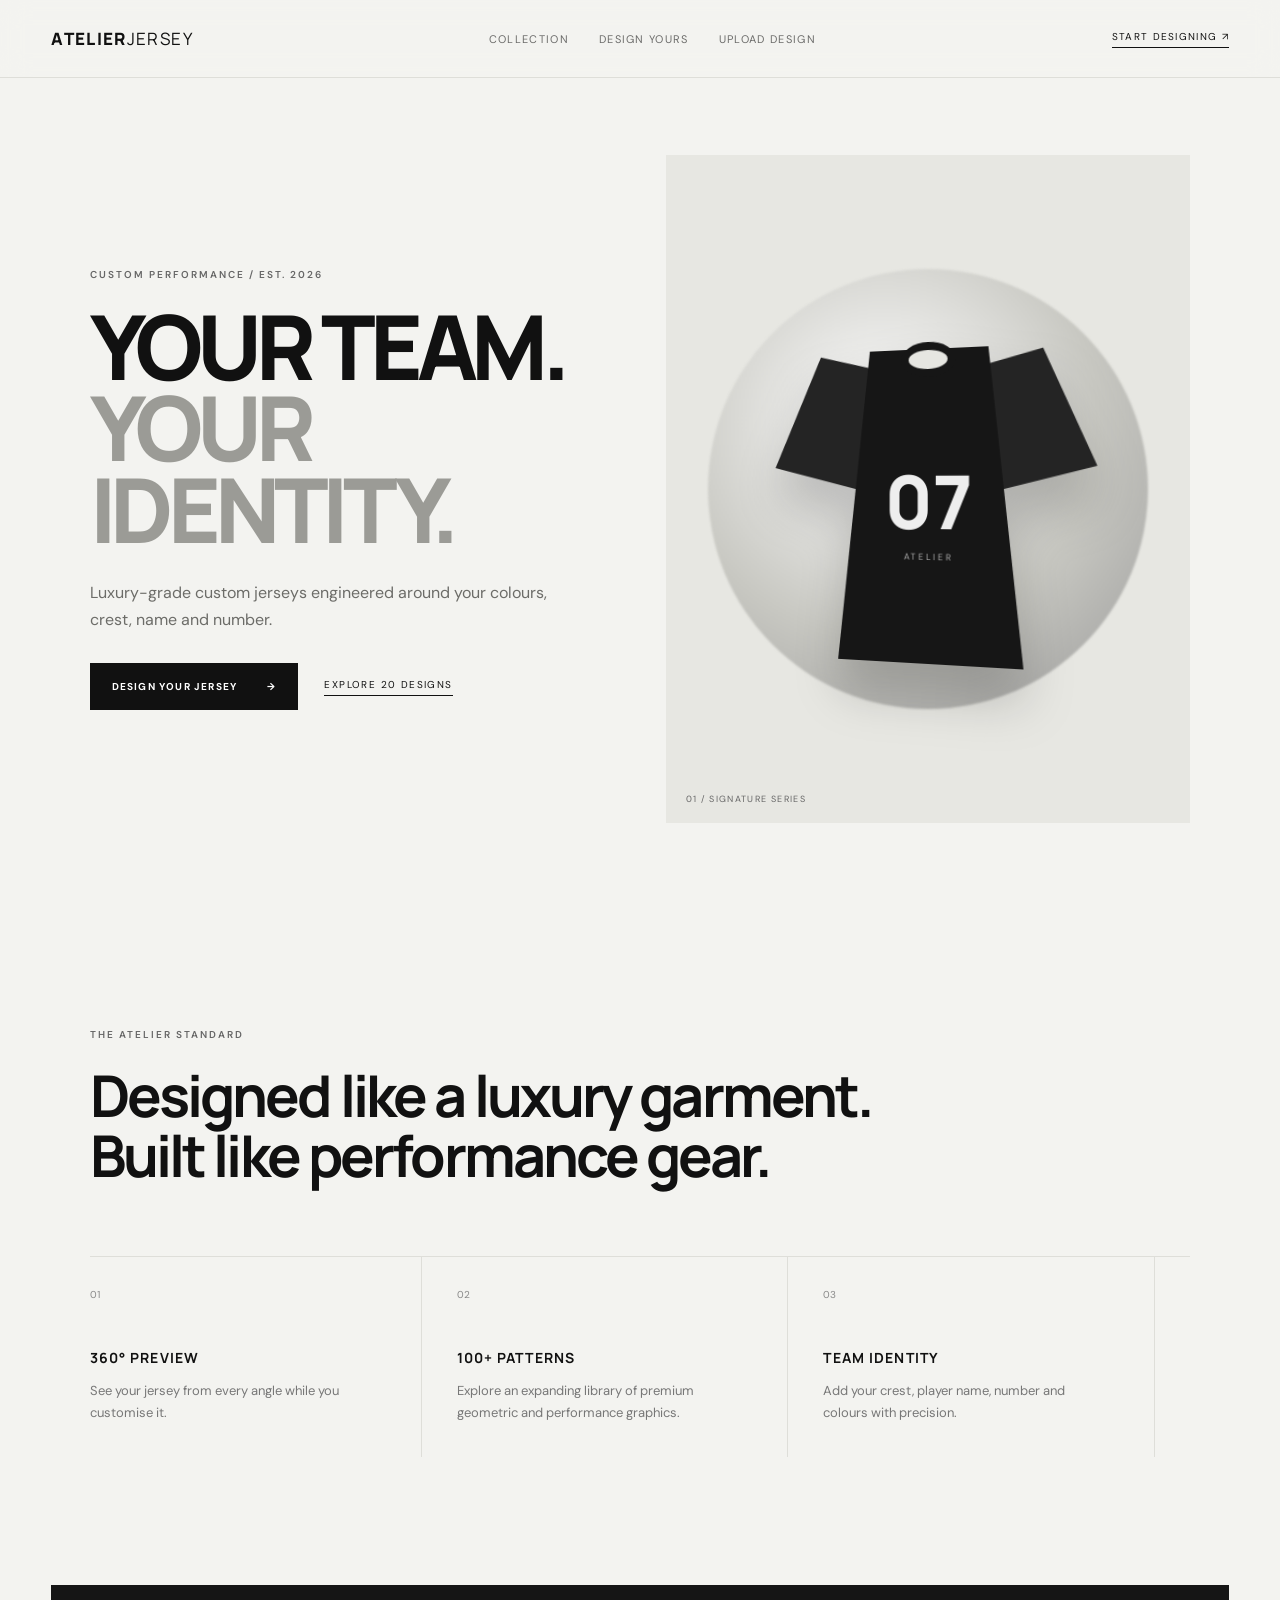
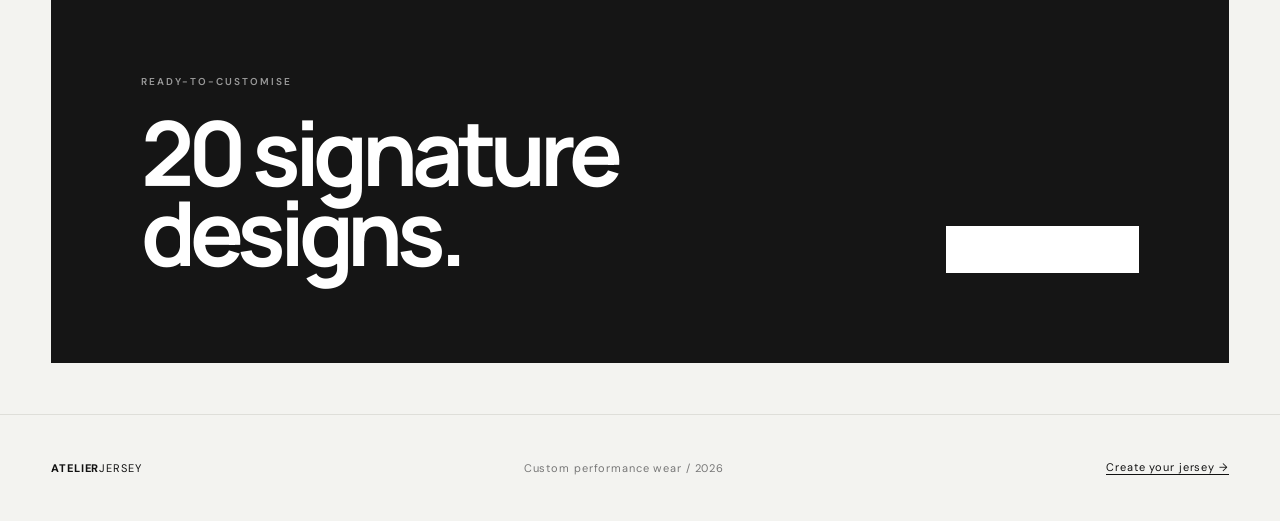
<file: index.html>
<!doctype html>
<html lang="en">
<head>
  <meta charset="utf-8">
  <meta name="viewport" content="width=device-width,initial-scale=1">
  <title>ATELIER JERSEY — Custom Performance Wear</title>
  <meta name="description" content="Premium custom jerseys and teamwear.">
  <link rel="stylesheet" href="style.css">
</head>
<body>
<header class="nav">
  <a class="brand" href="index.html">ATELIER<span>JERSEY</span></a>
  <nav>
    <a href="collections.html">COLLECTION</a>
    <a href="customizer.html">DESIGN YOURS</a>
    <a href="upload.html">UPLOAD DESIGN</a>
  </nav>
  <a class="nav-cta" href="customizer.html">START DESIGNING ↗</a>
</header>

<main>
  <section class="hero">
    <div class="hero-copy">
      <p class="eyebrow">CUSTOM PERFORMANCE / EST. 2026</p>
      <h1>YOUR TEAM.<br><em>YOUR IDENTITY.</em></h1>
      <p class="hero-text">Luxury-grade custom jerseys engineered around your colours, crest, name and number.</p>
      <div class="hero-actions">
        <a class="btn dark" href="customizer.html">DESIGN YOUR JERSEY <span>→</span></a>
        <a class="text-link" href="collections.html">EXPLORE 20 DESIGNS</a>
      </div>
    </div>
    <div class="hero-art">
      <div class="orb"></div>
      <div class="hero-jersey">
        <div class="j-collar"></div><div class="j-sleeve left"></div><div class="j-sleeve right"></div>
        <div class="j-body"><span class="hero-number">07</span><span class="hero-name">ATELIER</span></div>
      </div>
      <div class="art-label">01 / SIGNATURE SERIES</div>
    </div>
  </section>

  <section class="statement">
    <p class="eyebrow">THE ATELIER STANDARD</p>
    <h2>Designed like a luxury garment.<br>Built like performance gear.</h2>
    <div class="feature-grid">
      <article><span>01</span><h3>360° PREVIEW</h3><p>See your jersey from every angle while you customise it.</p></article>
      <article><span>02</span><h3>100+ PATTERNS</h3><p>Explore an expanding library of premium geometric and performance graphics.</p></article>
      <article><span>03</span><h3>TEAM IDENTITY</h3><p>Add your crest, player name, number and colours with precision.</p></article>
    </div>
  </section>

  <section class="split-banner">
    <div><p class="eyebrow">READY-TO-CUSTOMISE</p><h2>20 signature<br>designs.</h2></div>
    <a class="btn light" href="collections.html">VIEW COLLECTION <span>→</span></a>
  </section>
</main>

<footer><div>ATELIER<span>JERSEY</span></div><p>Custom performance wear / 2026</p><a href="customizer.html">Create your jersey →</a></footer>
</body>
</html>
</file>
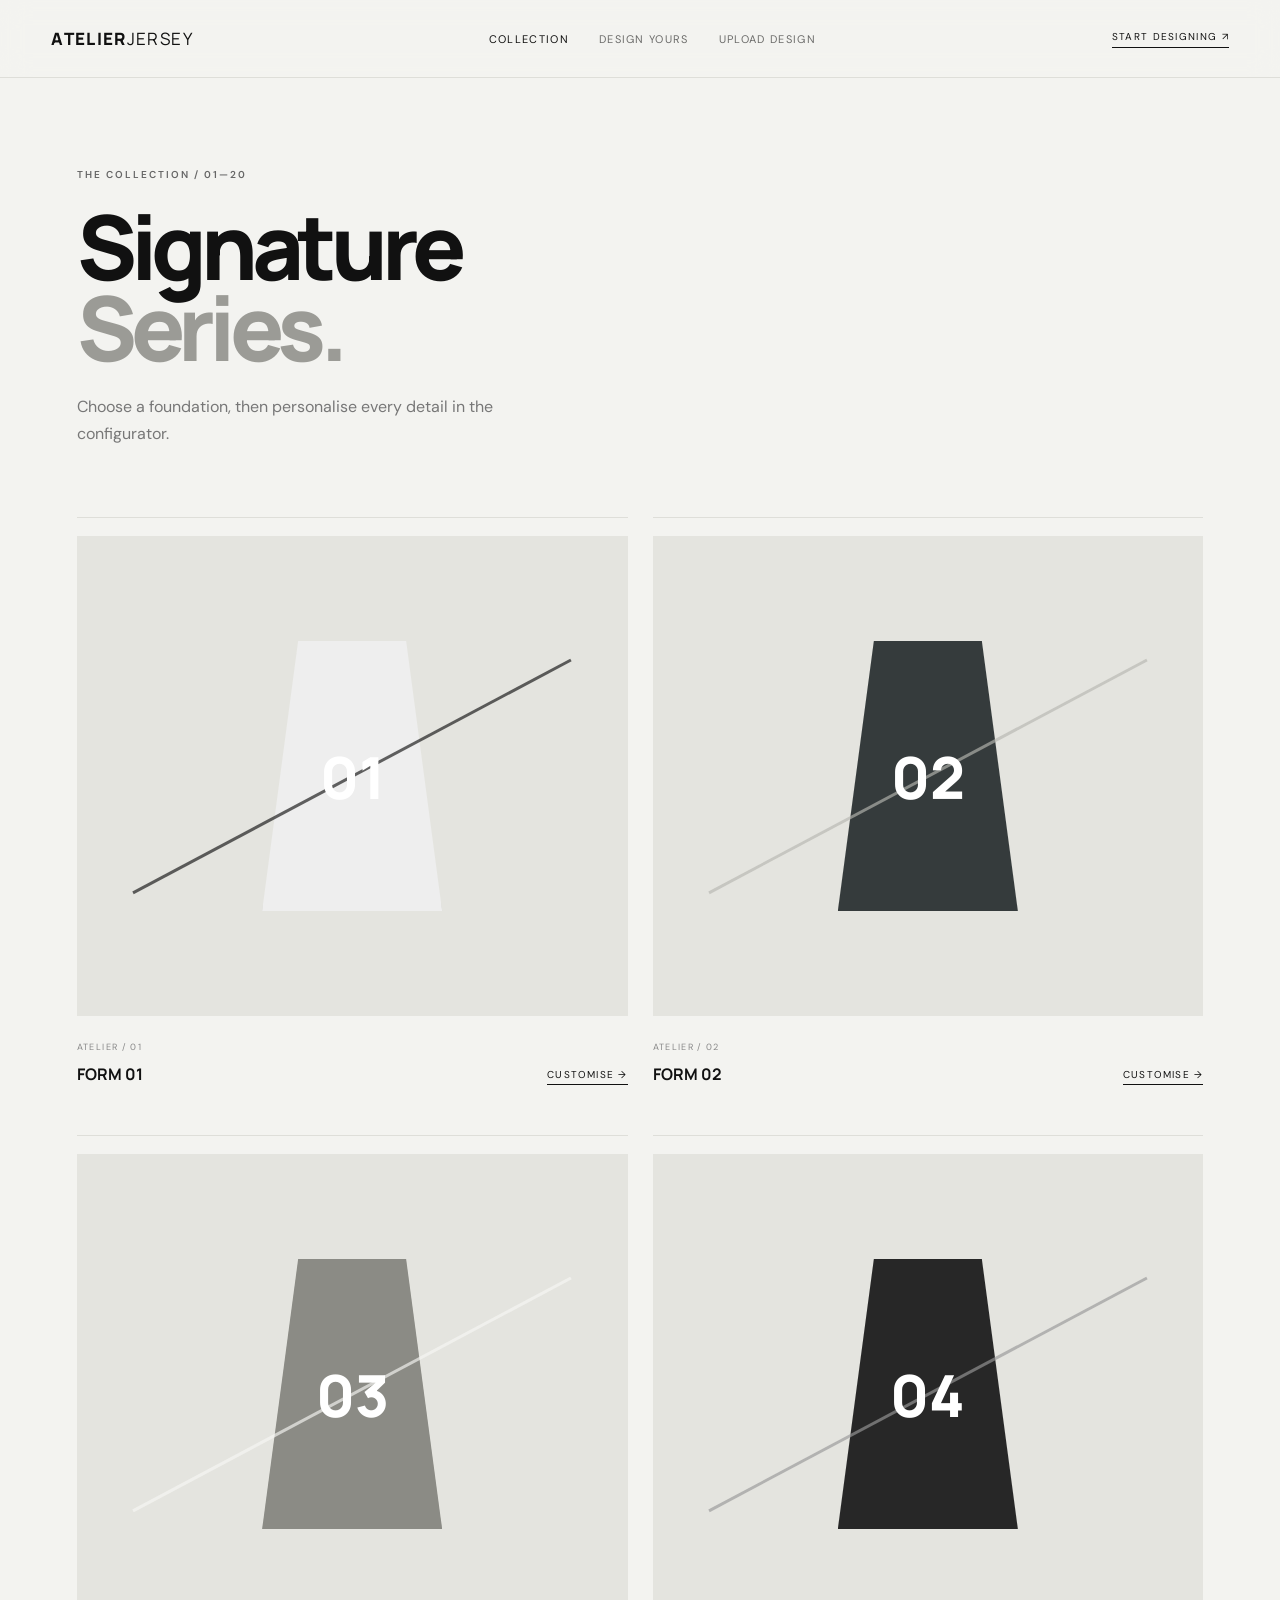
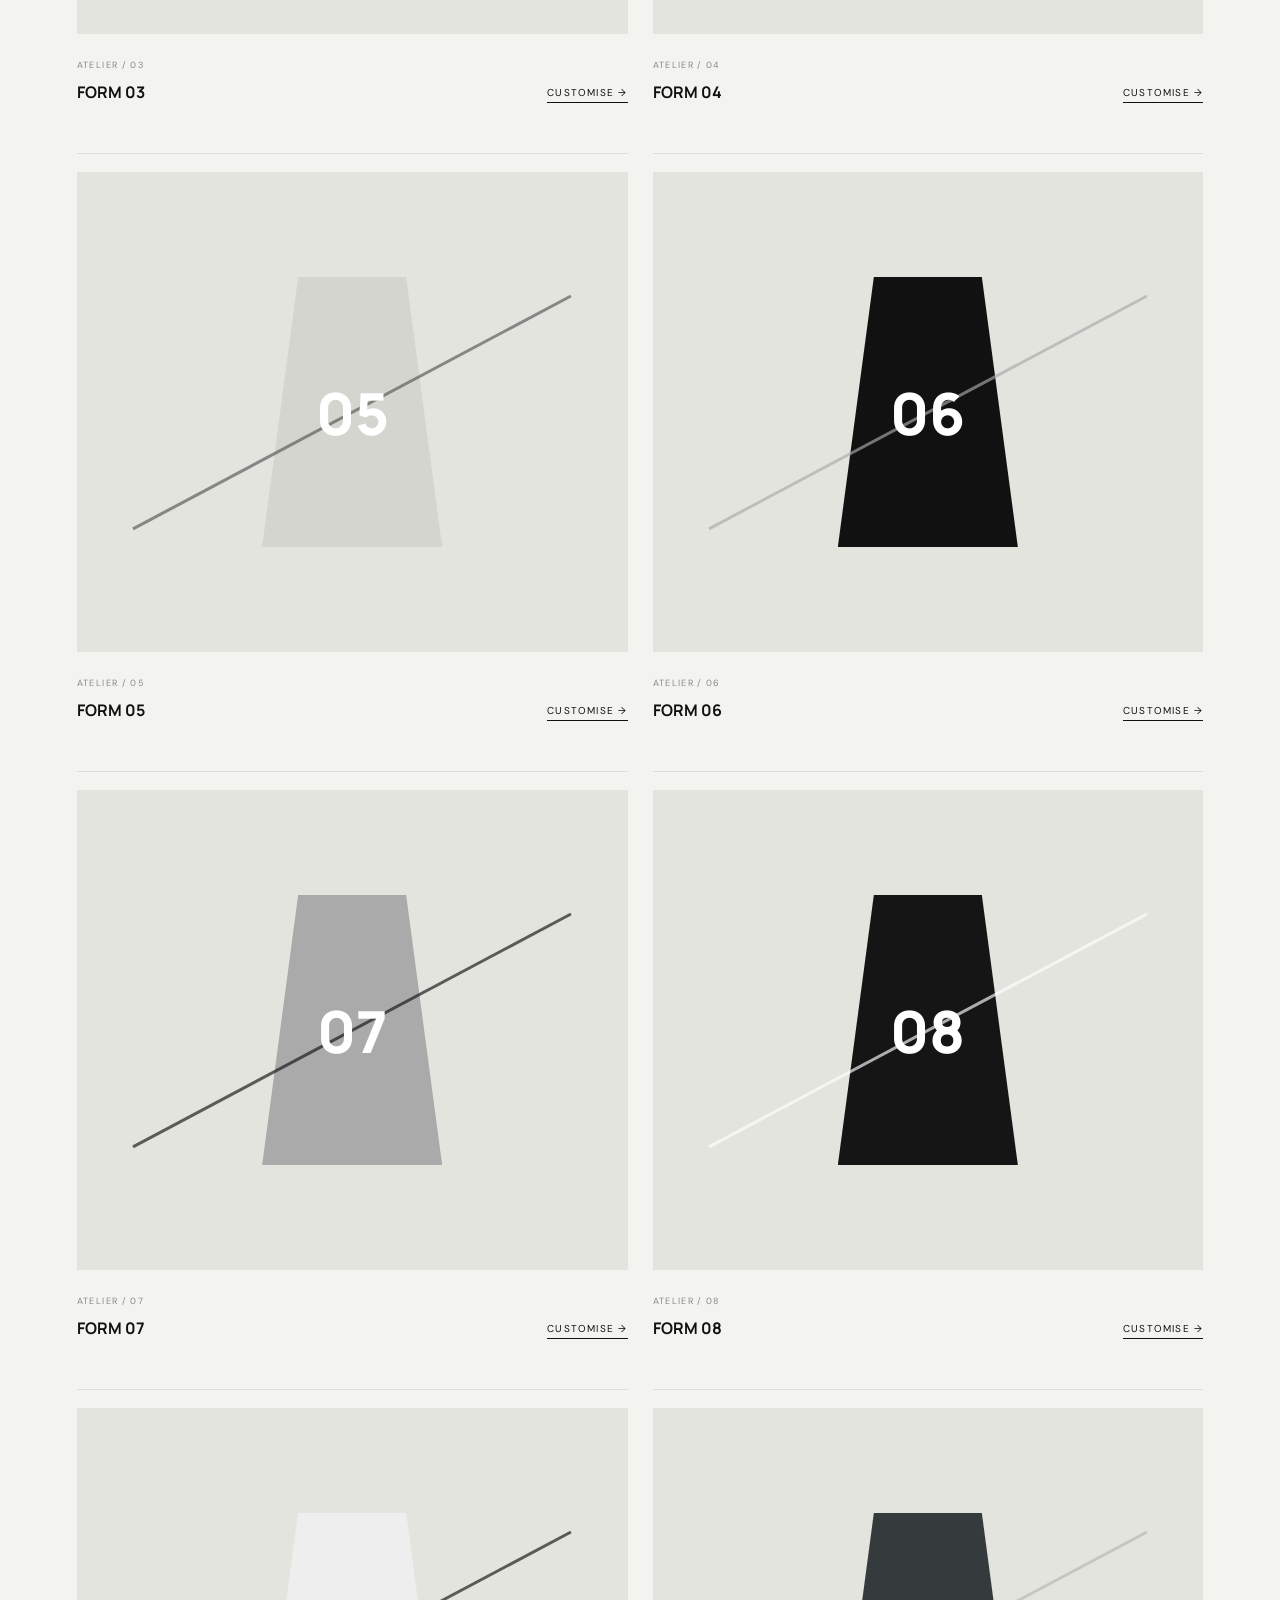
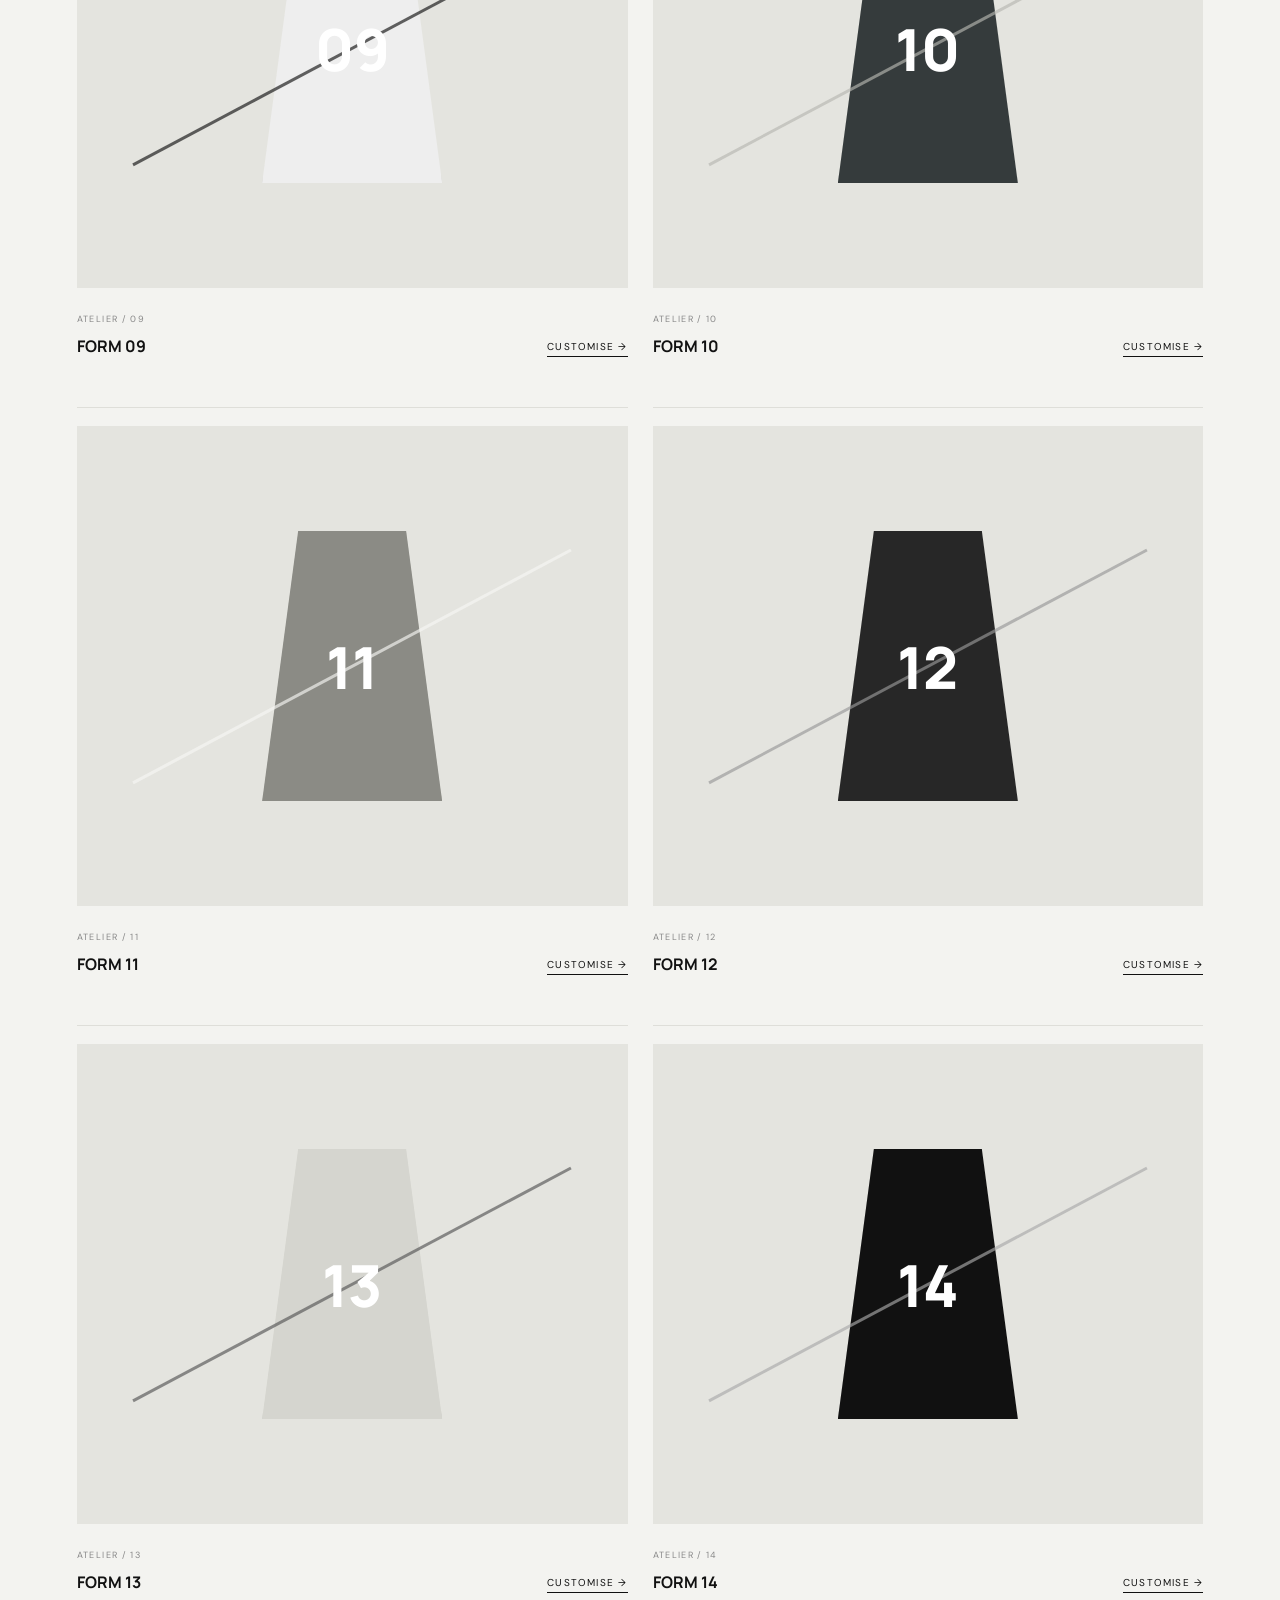
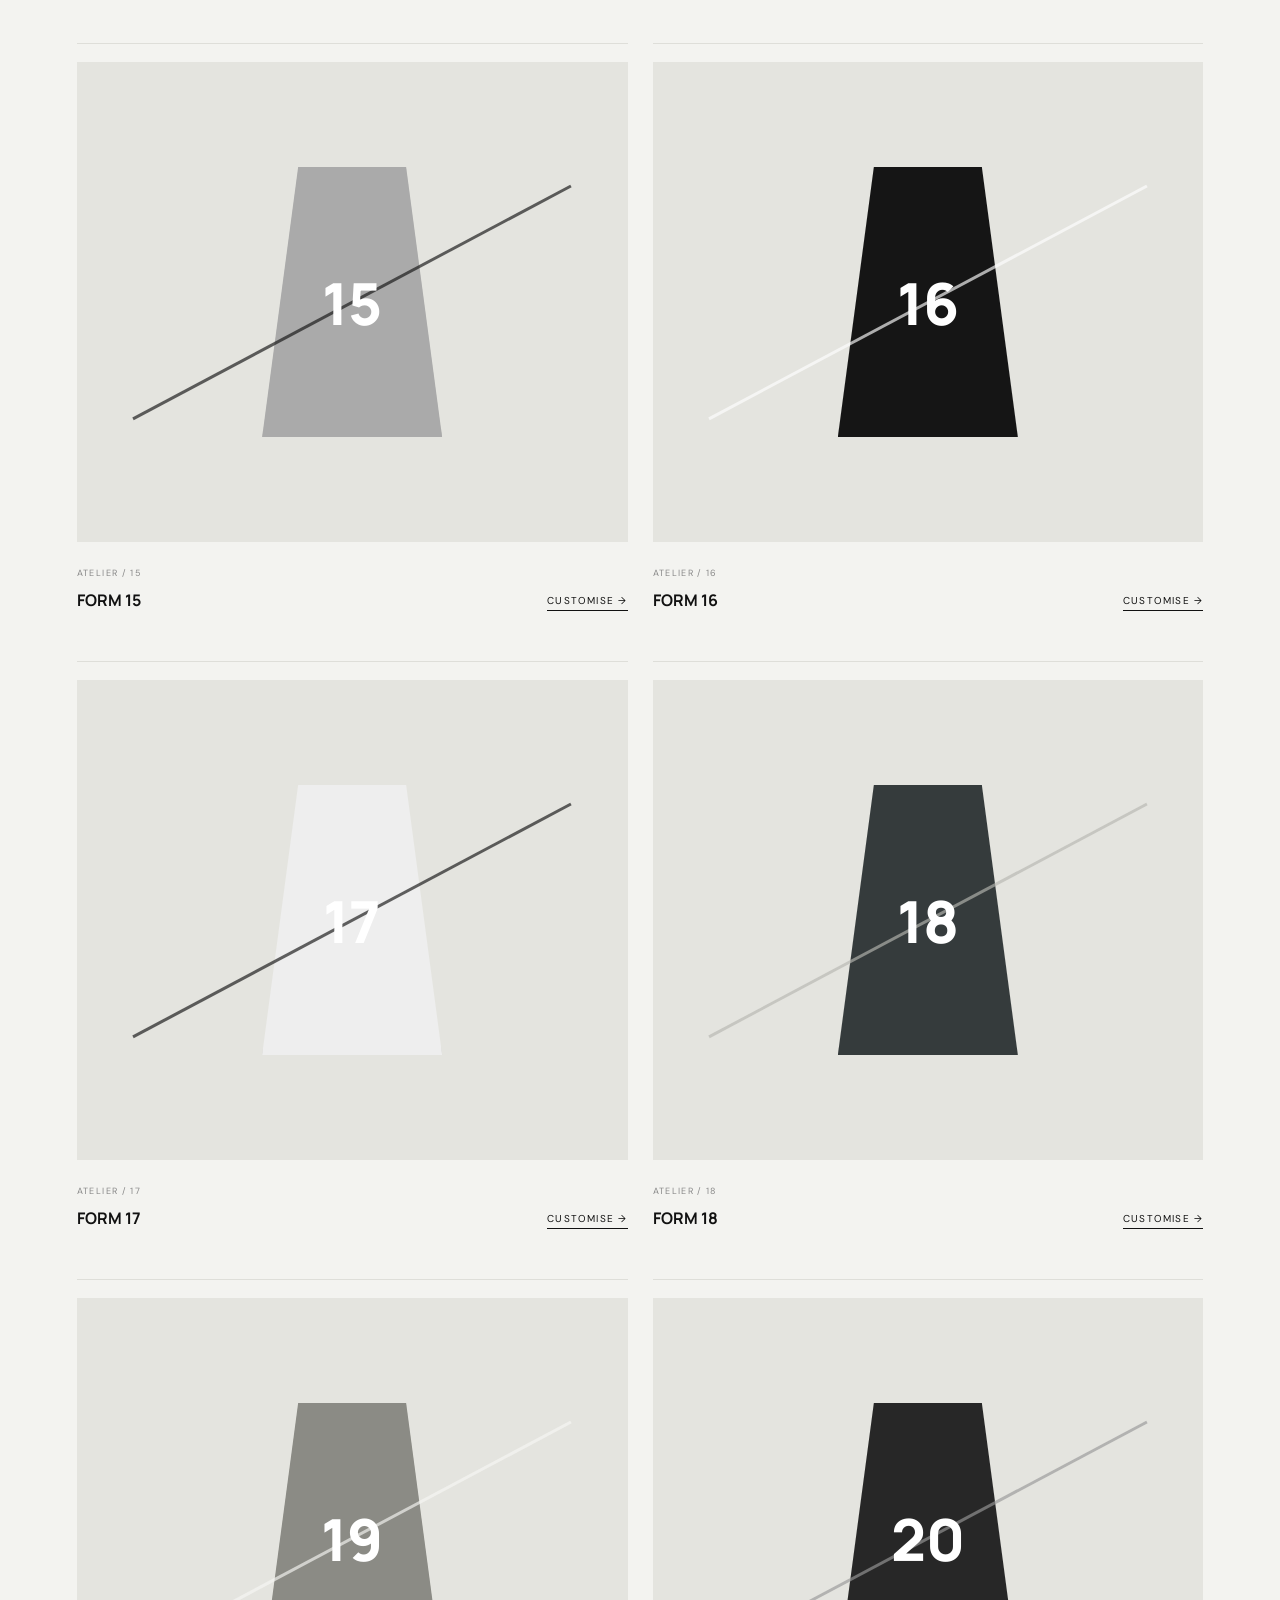
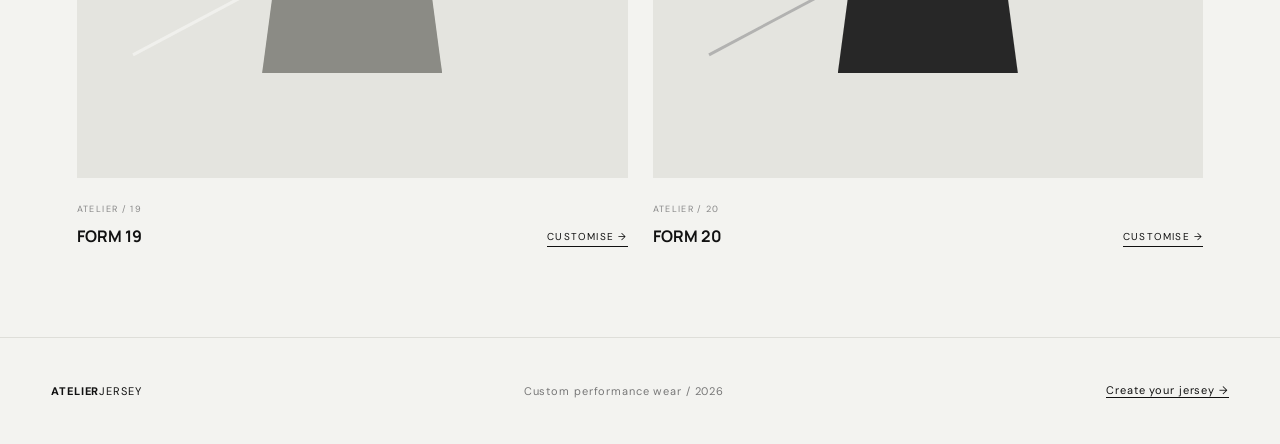
<file: collections.html>
<!doctype html>
<html lang="en">
<head>
<meta charset="utf-8"><meta name="viewport" content="width=device-width,initial-scale=1">
<title>Collection — ATELIER JERSEY</title><link rel="stylesheet" href="style.css">
</head>
<body>
<header class="nav"><a class="brand" href="index.html">ATELIER<span>JERSEY</span></a><nav><a class="active" href="collections.html">COLLECTION</a><a href="customizer.html">DESIGN YOURS</a><a href="upload.html">UPLOAD DESIGN</a></nav><a class="nav-cta" href="customizer.html">START DESIGNING ↗</a></header>
<main class="page">
  <div class="page-head"><p class="eyebrow">THE COLLECTION / 01—20</p><h1>Signature<br><em>Series.</em></h1><p>Choose a foundation, then personalise every detail in the configurator.</p></div>
  <section class="collection-grid" id="collectionGrid"></section>
</main>
<footer><div>ATELIER<span>JERSEY</span></div><p>Custom performance wear / 2026</p><a href="customizer.html">Create your jersey →</a></footer>
<script src="app.js"></script>
<script>
const grid=document.getElementById('collectionGrid');
for(let i=1;i<=20;i++){
  const c=document.createElement('article'); c.className='collection-card';
  c.innerHTML=`<div class="mini-jersey theme-${(i%8)+1}"><span>${String(i).padStart(2,'0')}</span></div>
  <div class="card-meta"><div><small>ATELIER / ${String(i).padStart(2,'0')}</small><h3>FORM ${String(i).padStart(2,'0')}</h3></div><a href="customizer.html?design=${i}">CUSTOMISE →</a></div>`;
  grid.appendChild(c);
}
</script>
</body>
</html>
</file>
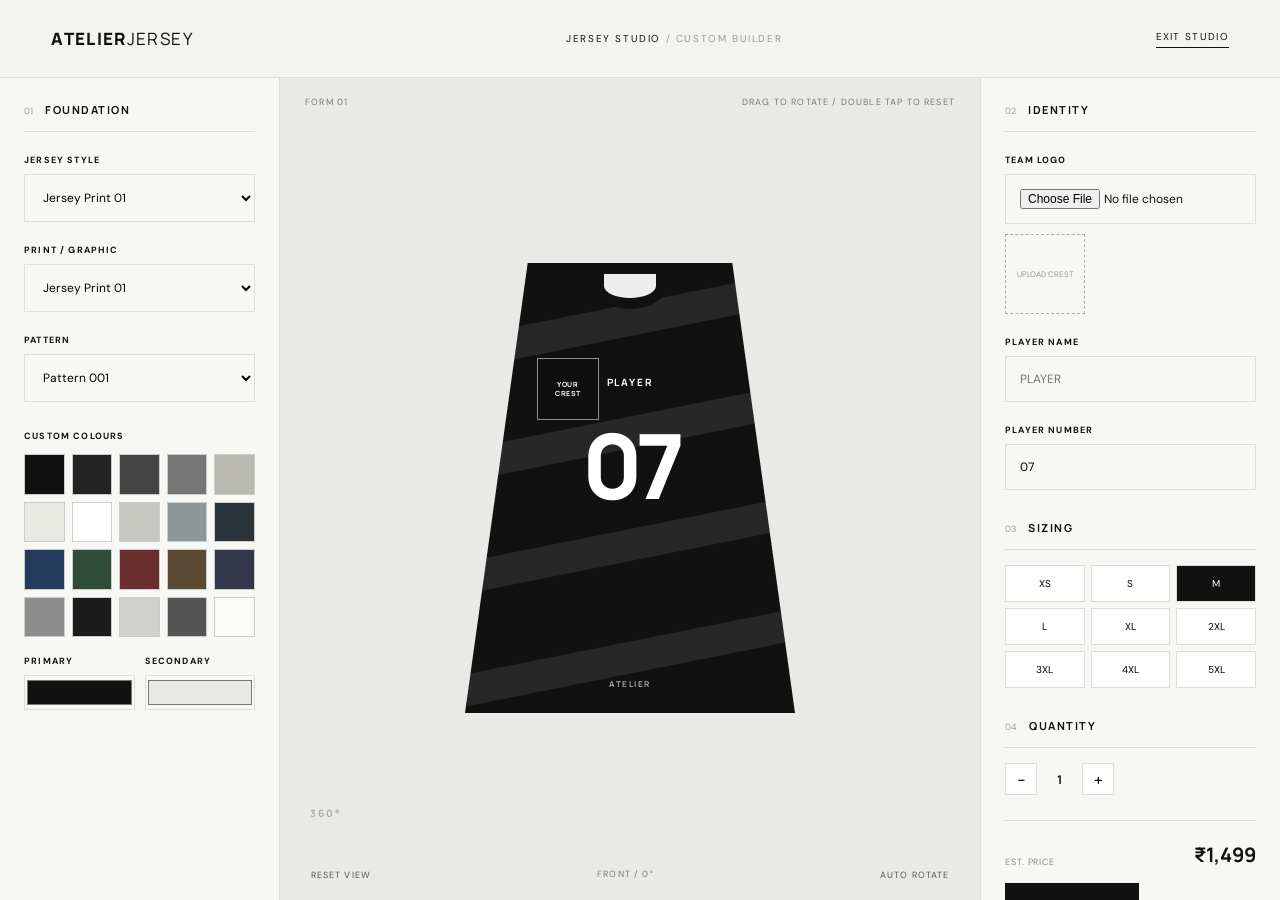
<file: customizer.html>
<!doctype html>
<html lang="en">
<head>
<meta charset="utf-8"><meta name="viewport" content="width=device-width,initial-scale=1">
<title>Design Your Jersey — ATELIER JERSEY</title>
<link rel="stylesheet" href="style.css">
</head>
<body class="studio-body">
<header class="nav studio-nav"><a class="brand" href="index.html">ATELIER<span>JERSEY</span></a><div class="studio-title">JERSEY STUDIO <span>/ CUSTOM BUILDER</span></div><a class="nav-cta" href="collections.html">EXIT STUDIO</a></header>

<main class="studio">
  <aside class="panel left-panel">
    <div class="panel-head"><span>01</span><h2>FOUNDATION</h2></div>
    <label>JERSEY STYLE<select id="styleSelect"></select></label>
    <label>PRINT / GRAPHIC<select id="printSelect"></select></label>
    <label>PATTERN<select id="patternSelect"></select></label>
    <div class="colour-title">CUSTOM COLOURS</div>
    <div class="colour-grid" id="colourGrid"></div>
    <div class="swatch-row"><label>PRIMARY<input type="color" id="primary" value="#111111"></label><label>SECONDARY<input type="color" id="secondary" value="#e8e8e5"></label></div>
  </aside>

  <section class="viewer">
    <div class="viewer-top"><span id="designNo">FORM 01</span><span>DRAG TO ROTATE / DOUBLE TAP TO RESET</span></div>
    <div class="jersey-stage" id="stage">
      <div class="jersey3d" id="jersey">
        <div class="jersey-front" id="front">
          <div class="sleeve sleeve-l"></div><div class="sleeve sleeve-r"></div><div class="collar"></div>
          <div class="graphic" id="graphic"></div><div class="crest" id="crest">YOUR<br>CREST</div>
          <div class="player-name" id="namePreview">PLAYER</div><div class="player-number" id="numberPreview">07</div>
          <div class="front-logo">ATELIER</div>
        </div>
        <div class="jersey-back">
          <div class="back-number" id="backNumber">07</div><div class="back-name" id="backName">PLAYER</div>
        </div>
      </div>
      <div class="drag-hint">360°</div>
    </div>
    <div class="viewer-bottom"><button id="resetView">RESET VIEW</button><span id="angleLabel">FRONT / 0°</span><button id="autoSpin">AUTO ROTATE</button></div>
  </section>

  <aside class="panel right-panel">
    <div class="panel-head"><span>02</span><h2>IDENTITY</h2></div>
    <label>TEAM LOGO<input type="file" id="logoFile" accept="image/*"></label>
    <div class="logo-preview" id="logoPreview">UPLOAD CREST</div>
    <label>PLAYER NAME<input id="playerName" maxlength="16" placeholder="PLAYER"></label>
    <label>PLAYER NUMBER<input id="playerNumber" type="number" min="0" max="99" value="07"></label>
    <div class="panel-head second"><span>03</span><h2>SIZING</h2></div>
    <div class="size-grid" id="sizes"></div>
    <div class="panel-head second"><span>04</span><h2>QUANTITY</h2></div>
    <div class="quantity"><button id="minus">−</button><strong id="qty">1</strong><button id="plus">+</button></div>
    <div class="summary"><div><span>EST. PRICE</span><strong id="price">₹1,499</strong></div><button class="btn dark full" id="saveDesign">SAVE DESIGN →</button></div>
  </aside>
</main>

<div class="mobile-tabs"><button data-open="left-panel">STYLE</button><button data-open="right-panel">DETAILS</button></div>
<script src="app.js"></script><script src="customizer.js"></script>
</body>
</html>
</file>
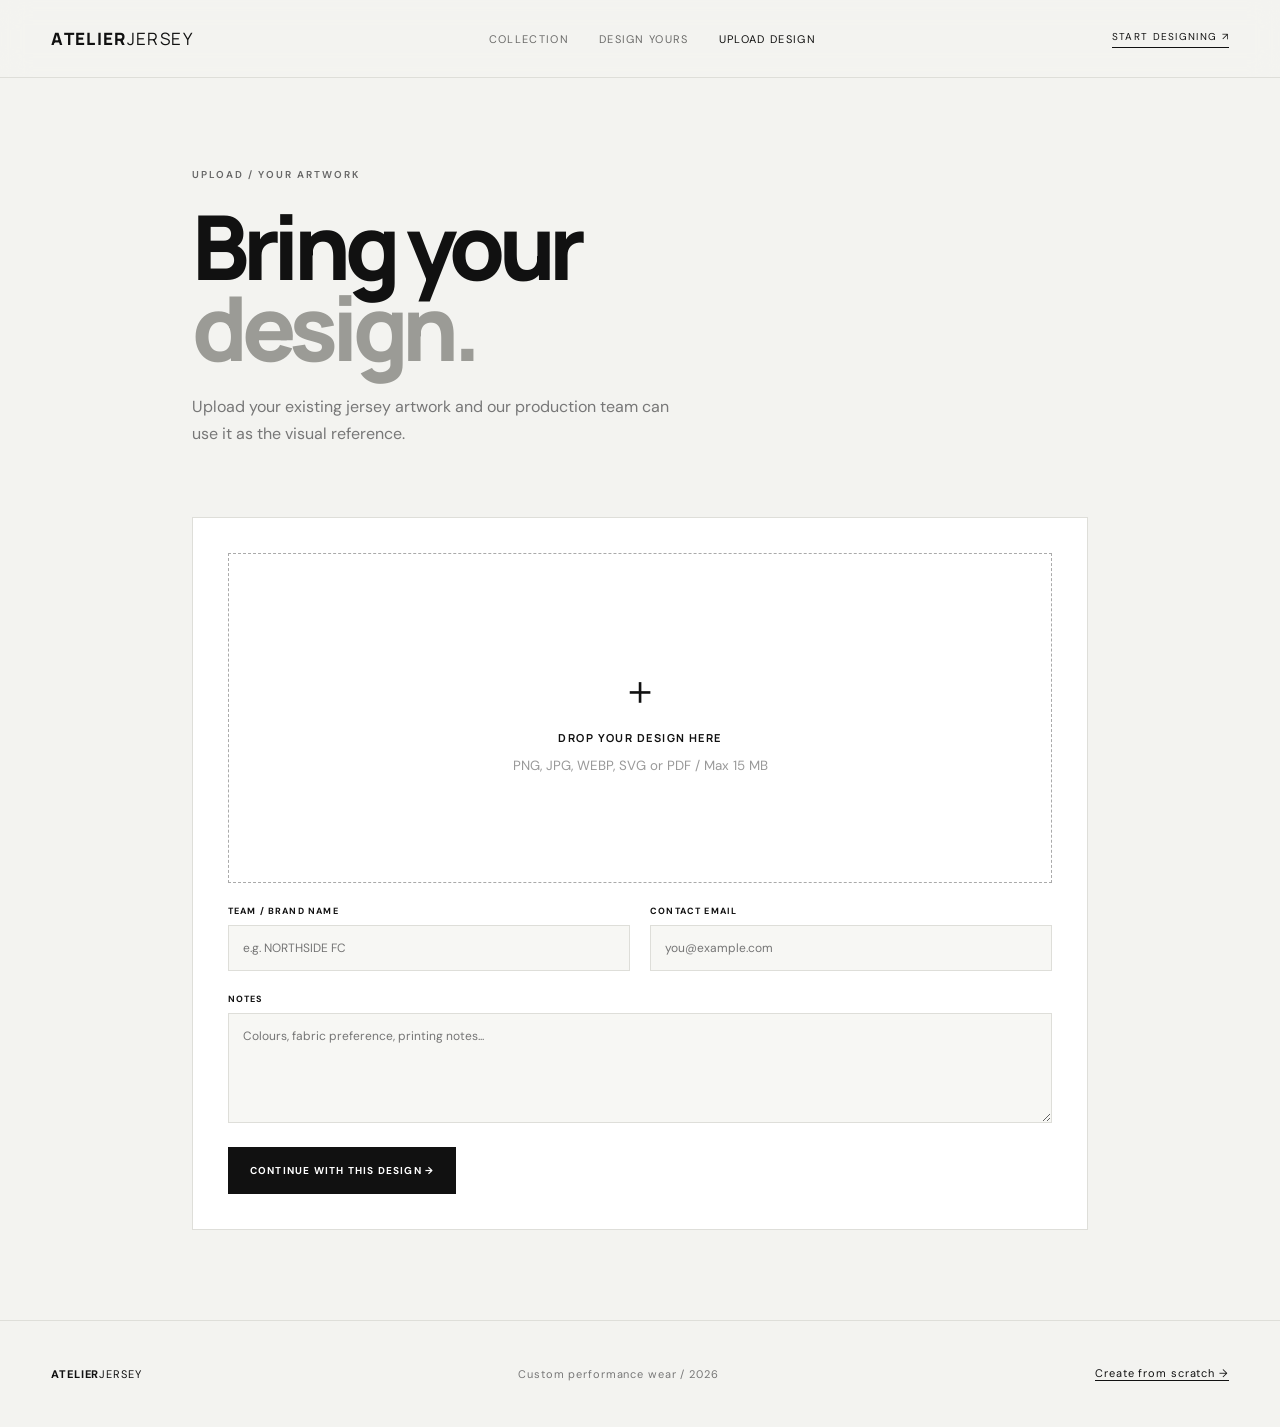
<file: upload.html>
<!doctype html>
<html lang="en">
<head>
<meta charset="utf-8"><meta name="viewport" content="width=device-width,initial-scale=1">
<title>Upload Design — ATELIER JERSEY</title><link rel="stylesheet" href="style.css">
</head>
<body>
<header class="nav"><a class="brand" href="index.html">ATELIER<span>JERSEY</span></a><nav><a href="collections.html">COLLECTION</a><a href="customizer.html">DESIGN YOURS</a><a class="active" href="upload.html">UPLOAD DESIGN</a></nav><a class="nav-cta" href="customizer.html">START DESIGNING ↗</a></header>
<main class="page narrow">
  <div class="page-head"><p class="eyebrow">UPLOAD / YOUR ARTWORK</p><h1>Bring your<br><em>design.</em></h1><p>Upload your existing jersey artwork and our production team can use it as the visual reference.</p></div>
  <form class="upload-box" id="uploadForm">
    <label class="dropzone" id="dropzone">
      <input id="designFile" type="file" accept="image/*,.pdf,.svg">
      <span class="upload-icon">＋</span><strong>DROP YOUR DESIGN HERE</strong><small>PNG, JPG, WEBP, SVG or PDF / Max 15 MB</small>
      <img id="preview" alt="" hidden>
    </label>
    <div class="two-col"><label>TEAM / BRAND NAME<input name="team" required placeholder="e.g. NORTHSIDE FC"></label><label>CONTACT EMAIL<input name="email" type="email" required placeholder="you@example.com"></label></div>
    <label>NOTES<textarea name="notes" rows="5" placeholder="Colours, fabric preference, printing notes..."></textarea></label>
    <button class="btn dark full" type="submit">CONTINUE WITH THIS DESIGN →</button>
  </form>
</main>
<footer><div>ATELIER<span>JERSEY</span></div><p>Custom performance wear / 2026</p><a href="customizer.html">Create from scratch →</a></footer>
<script>
const input=document.getElementById('designFile'), preview=document.getElementById('preview');
input.addEventListener('change',()=>{const f=input.files[0]; if(f && f.type.startsWith('image/')){preview.src=URL.createObjectURL(f);preview.hidden=false;}});
document.getElementById('uploadForm').addEventListener('submit',e=>{e.preventDefault();alert('Design selected. Connect this form to your backend/storage when you are ready for real orders.');});
</script>
</body>
</html>
</file>
<file: style.css>
@import url('https://fonts.googleapis.com/css2?family=DM+Sans:wght@400;500;600&family=Manrope:wght@400;500;600;700;800&display=swap');
:root{--ink:#111;--muted:#777;--line:#deded9;--paper:#f3f3f0;--white:#fff;--soft:#e7e7e2}
*{box-sizing:border-box}html,body{margin:0;padding:0;background:var(--paper);color:var(--ink);font-family:'DM Sans',sans-serif}a{text-decoration:none;color:inherit}button,input,select,textarea{font:inherit}button{cursor:pointer}
.nav{height:78px;border-bottom:1px solid var(--line);display:flex;align-items:center;justify-content:space-between;padding:0 4vw;background:rgba(243,243,240,.92);position:sticky;top:0;z-index:20;backdrop-filter:blur(14px)}
.brand{font:800 17px Manrope;letter-spacing:.08em}.brand span,footer span{font-weight:400}.nav nav{display:flex;gap:30px;font-size:11px;letter-spacing:.12em}.nav nav a{opacity:.6}.nav nav a.active,.nav nav a:hover{opacity:1}.nav-cta{font-size:10px;letter-spacing:.13em;border-bottom:1px solid;padding-bottom:4px}
.hero{min-height:calc(100vh - 78px);display:grid;grid-template-columns:1fr 1fr;padding:6vw 7vw;gap:4vw;overflow:hidden}.hero-copy{align-self:center}.eyebrow{font-size:10px;letter-spacing:.2em;font-weight:600;margin:0 0 24px;color:#666}.hero h1,.page-head h1{font:800 clamp(54px,7vw,108px)/.91 Manrope;letter-spacing:-.07em;margin:0}.hero h1 em,.page-head h1 em{font-style:normal;color:#9b9b96}.hero-text{max-width:460px;color:#6c6c68;font-size:16px;line-height:1.7;margin:30px 0}.hero-actions{display:flex;align-items:center;gap:26px}.btn{display:inline-flex;justify-content:space-between;align-items:center;gap:30px;padding:17px 22px;border:0;letter-spacing:.12em;font-size:10px;font-weight:700}.btn.dark{background:#111;color:#fff}.btn.light{background:#fff}.text-link{font-size:10px;letter-spacing:.14em;border-bottom:1px solid;padding-bottom:4px}.hero-art{min-height:560px;background:#e7e7e2;position:relative;display:flex;align-items:center;justify-content:center;overflow:hidden}.orb{width:440px;height:440px;border-radius:50%;background:radial-gradient(circle at 40% 35%,#fff,#c8c8c2 55%,#999);position:absolute;filter:blur(1px)}.hero-jersey{width:280px;height:350px;position:relative;z-index:2;filter:drop-shadow(0 30px 25px #0003);transform:perspective(700px) rotateY(-13deg)}.j-body{position:absolute;left:45px;right:45px;top:35px;bottom:0;background:#161616;clip-path:polygon(18% 0,82% 0,100% 100%,0 100%);display:flex;align-items:center;justify-content:center;flex-direction:column}.j-sleeve{position:absolute;top:45px;width:95px;height:125px;background:#242424}.j-sleeve.left{left:0;transform:rotate(24deg) skewY(-10deg)}.j-sleeve.right{right:0;transform:rotate(-24deg) skewY(10deg)}.j-collar{position:absolute;z-index:4;top:28px;left:112px;width:56px;height:35px;border-radius:50%;background:#e6e6e1;border:8px solid #161616}.hero-number{font:800 74px Manrope;color:#eee}.hero-name{font-size:9px;letter-spacing:.3em;color:#aaa}.art-label{position:absolute;bottom:18px;left:20px;font-size:9px;letter-spacing:.15em;color:#666}
.statement{padding:10vw 7vw}.statement h2{font:700 clamp(34px,4.5vw,65px)/1.05 Manrope;letter-spacing:-.05em;margin:0 0 70px}.feature-grid{display:grid;grid-template-columns:repeat(3,1fr);border-top:1px solid var(--line)}.feature-grid article{padding:25px 35px 20px 0;border-right:1px solid var(--line);margin-right:35px}.feature-grid span{font-size:10px;color:#888}.feature-grid h3{font:700 14px Manrope;letter-spacing:.08em;margin:45px 0 12px}.feature-grid p{font-size:13px;line-height:1.7;color:#777;max-width:260px}.split-banner{margin:0 4vw 4vw;padding:7vw;background:#151515;color:#fff;display:flex;align-items:end;justify-content:space-between}.split-banner h2{font:700 clamp(48px,7vw,100px)/.9 Manrope;letter-spacing:-.07em;margin:0}.split-banner .eyebrow{color:#999}
footer{border-top:1px solid var(--line);padding:35px 4vw;display:flex;justify-content:space-between;align-items:center;font-size:11px;color:#777;letter-spacing:.08em}footer div{color:#111;font-weight:800}footer a{color:#111;border-bottom:1px solid}
.page{padding:7vw 6vw}.page.narrow{max-width:1050px;margin:auto}.page-head{max-width:800px;margin-bottom:70px}.page-head>p:last-child{max-width:480px;color:#777;line-height:1.7;margin-top:25px}.collection-grid{display:grid;grid-template-columns:repeat(2,1fr);gap:50px 25px}.collection-card{border-top:1px solid var(--line);padding-top:18px}.mini-jersey{height:480px;display:flex;align-items:center;justify-content:center;position:relative;overflow:hidden;background:#e4e4df}.mini-jersey:before{content:"";width:180px;height:270px;background:var(--j,#222);clip-path:polygon(20% 0,80% 0,100% 100%,0 100%);box-shadow:0 25px 35px #0003}.mini-jersey:after{content:"";position:absolute;width:90%;height:3px;background:var(--a,#fff);transform:rotate(-28deg);opacity:.65}.mini-jersey span{position:absolute;z-index:2;font:800 58px Manrope;color:#fff}.theme-1{--j:#151515;--a:#fff}.theme-2{--j:#eee;--a:#111}.theme-3{--j:#353b3c;--a:#b7b7b1}.theme-4{--j:#8b8b85;--a:#f7f7f4}.theme-5{--j:#272727;--a:#999}.theme-6{--j:#d5d5cf;--a:#555}.theme-7{--j:#111;--a:#aaa}.theme-8{--j:#aaa;--a:#111}.card-meta{display:flex;justify-content:space-between;align-items:end;padding-top:18px}.card-meta small{font-size:9px;letter-spacing:.15em;color:#888}.card-meta h3{margin:8px 0 0;font:700 16px Manrope}.card-meta a{font-size:10px;letter-spacing:.12em;border-bottom:1px solid;padding-bottom:3px}
.upload-box{background:#fff;padding:35px;border:1px solid var(--line)}.dropzone{min-height:330px;border:1px dashed #aaa;display:flex;flex-direction:column;align-items:center;justify-content:center;gap:12px;position:relative;overflow:hidden}.dropzone input{display:none}.upload-icon{font-size:40px;font-weight:200}.dropzone strong{font:700 11px Manrope;letter-spacing:.13em}.dropzone small{color:#999}.dropzone img{max-height:260px;max-width:80%;object-fit:contain}.two-col{display:grid;grid-template-columns:1fr 1fr;gap:20px}.upload-box label:not(.dropzone),.panel label{display:flex;flex-direction:column;gap:8px;font-size:9px;letter-spacing:.13em;font-weight:700;margin-top:22px}.upload-box input,.upload-box textarea,.panel input,.panel select{border:1px solid var(--line);background:#f7f7f4;padding:14px;outline:0;font-size:12px;letter-spacing:0;font-weight:400}.upload-box textarea{resize:vertical}.upload-box .full{margin-top:24px}
.studio-body{height:100vh;overflow:hidden}.studio-nav{position:relative}.studio-title{font-size:10px;letter-spacing:.16em}.studio-title span{color:#999}.studio{height:calc(100vh - 78px);display:grid;grid-template-columns:280px 1fr 300px}.panel{background:#f7f7f4;padding:24px;overflow:auto}.left-panel{border-right:1px solid var(--line)}.right-panel{border-left:1px solid var(--line)}.panel-head{display:flex;gap:12px;align-items:baseline;border-bottom:1px solid var(--line);padding-bottom:14px}.panel-head span{font-size:9px;color:#999}.panel-head h2{font:700 11px Manrope;letter-spacing:.14em;margin:0}.panel-head.second{margin-top:30px}.colour-title{font-size:9px;letter-spacing:.13em;font-weight:700;margin-top:28px}.colour-grid{display:grid;grid-template-columns:repeat(5,1fr);gap:7px;margin-top:12px}.colour-grid button{width:100%;aspect-ratio:1;border:1px solid #ccc}.swatch-row{display:grid;grid-template-columns:1fr 1fr;gap:10px}.swatch-row label{font-size:9px;margin-top:18px}.swatch-row input{padding:0;width:100%;height:35px}.viewer{position:relative;background:#e9e9e5;display:flex;flex-direction:column}.viewer-top,.viewer-bottom{display:flex;justify-content:space-between;padding:18px 25px;font-size:9px;letter-spacing:.13em;color:#777}.jersey-stage{flex:1;display:flex;align-items:center;justify-content:center;position:relative;perspective:1000px;overflow:hidden;touch-action:none}.jersey3d{width:330px;height:450px;position:relative;transform-style:preserve-3d;transition:transform .12s linear;cursor:grab}.jersey3d:active{cursor:grabbing}.jersey-front,.jersey-back{position:absolute;inset:0;backface-visibility:hidden}.jersey-front{background:var(--primary,#111);clip-path:polygon(19% 0,81% 0,100% 100%,0 100%);box-shadow:0 30px 35px #0002}.jersey-back{background:var(--primary,#111);clip-path:polygon(19% 0,81% 0,100% 100%,0 100%);transform:rotateY(180deg);box-shadow:0 30px 35px #0002}.sleeve{position:absolute;top:20px;width:115px;height:150px;background:var(--primary,#111);z-index:-1}.sleeve-l{left:-60px;transform:rotate(24deg) skewY(-8deg)}.sleeve-r{right:-60px;transform:rotate(-24deg) skewY(8deg)}.collar{position:absolute;top:0;left:128px;width:74px;height:46px;background:var(--secondary,#eee);border-radius:0 0 50% 50%;border:11px solid var(--primary,#111);z-index:4}.graphic{position:absolute;inset:0;opacity:.75;background-image:var(--pattern);background-size:cover;mix-blend-mode:screen}.crest{position:absolute;left:72px;top:95px;width:62px;height:62px;border:1px solid #fff8;color:#fff;display:flex;align-items:center;justify-content:center;text-align:center;font:700 7px Manrope;letter-spacing:.08em;z-index:5;background:#0002;overflow:hidden}.crest img{width:100%;height:100%;object-fit:contain}.player-name,.front-logo,.back-name{position:absolute;z-index:5;color:#fff;letter-spacing:.18em;font:700 10px Manrope}.player-name{top:112px;left:0;right:0;text-align:center}.player-number{position:absolute;z-index:5;top:140px;left:0;right:0;text-align:center;color:#fff;font:800 90px Manrope;letter-spacing:-.08em}.front-logo{bottom:24px;left:0;right:0;text-align:center;color:#aaa;font-size:8px}.back-number{position:absolute;top:125px;left:0;right:0;text-align:center;color:#fff;font:800 100px Manrope}.back-name{top:105px;left:0;right:0;text-align:center}.drag-hint{position:absolute;bottom:30px;left:30px;font:700 10px Manrope;color:#aaa;letter-spacing:.2em}.viewer-bottom button{border:0;background:none;font-size:9px;letter-spacing:.12em;color:#555}.size-grid{display:grid;grid-template-columns:repeat(3,1fr);gap:6px;margin-top:15px}.size-grid button{background:#fff;border:1px solid var(--line);padding:11px;font-size:10px}.size-grid button.selected{background:#111;color:#fff}.quantity{display:flex;align-items:center;gap:20px;margin-top:15px}.quantity button{border:1px solid var(--line);background:#fff;width:32px;height:32px}.quantity strong{font:700 12px Manrope}.summary{border-top:1px solid var(--line);margin-top:25px;padding-top:20px}.summary>div{display:flex;justify-content:space-between;align-items:end;margin-bottom:15px}.summary span{font-size:9px;color:#888;letter-spacing:.1em}.summary strong{font:700 20px Manrope}.logo-preview{width:80px;height:80px;border:1px dashed #aaa;display:flex;align-items:center;justify-content:center;text-align:center;font-size:8px;color:#999;margin-top:10px;overflow:hidden}.logo-preview img{width:100%;height:100%;object-fit:contain}.mobile-tabs{display:none}
@media(max-width:900px){.nav{padding:0 20px}.nav nav{display:none}.nav-cta{font-size:9px}.hero{grid-template-columns:1fr;padding:50px 22px}.hero-art{min-height:470px}.statement{padding:70px 22px}.feature-grid{grid-template-columns:1fr}.feature-grid article{border-right:0;border-bottom:1px solid var(--line);margin:0}.split-banner{margin:0 0 20px;padding:60px 22px;display:block}.split-banner .btn{margin-top:35px}.collection-grid{grid-template-columns:1fr}.page{padding:60px 22px}.two-col{grid-template-columns:1fr}.studio-body{height:auto;overflow:auto}.studio{height:auto;display:block}.viewer{height:650px}.panel{display:none}.mobile-tabs{position:fixed;bottom:0;left:0;right:0;display:flex;z-index:50;background:#111}.mobile-tabs button{flex:1;border:0;background:#111;color:#fff;padding:17px;font-size:10px;letter-spacing:.12em}.panel.open{display:block;position:fixed;z-index:40;left:0;right:0;bottom:50px;top:78px}.studio-title{display:none}footer{gap:12px;flex-wrap:wrap}}
</file>
